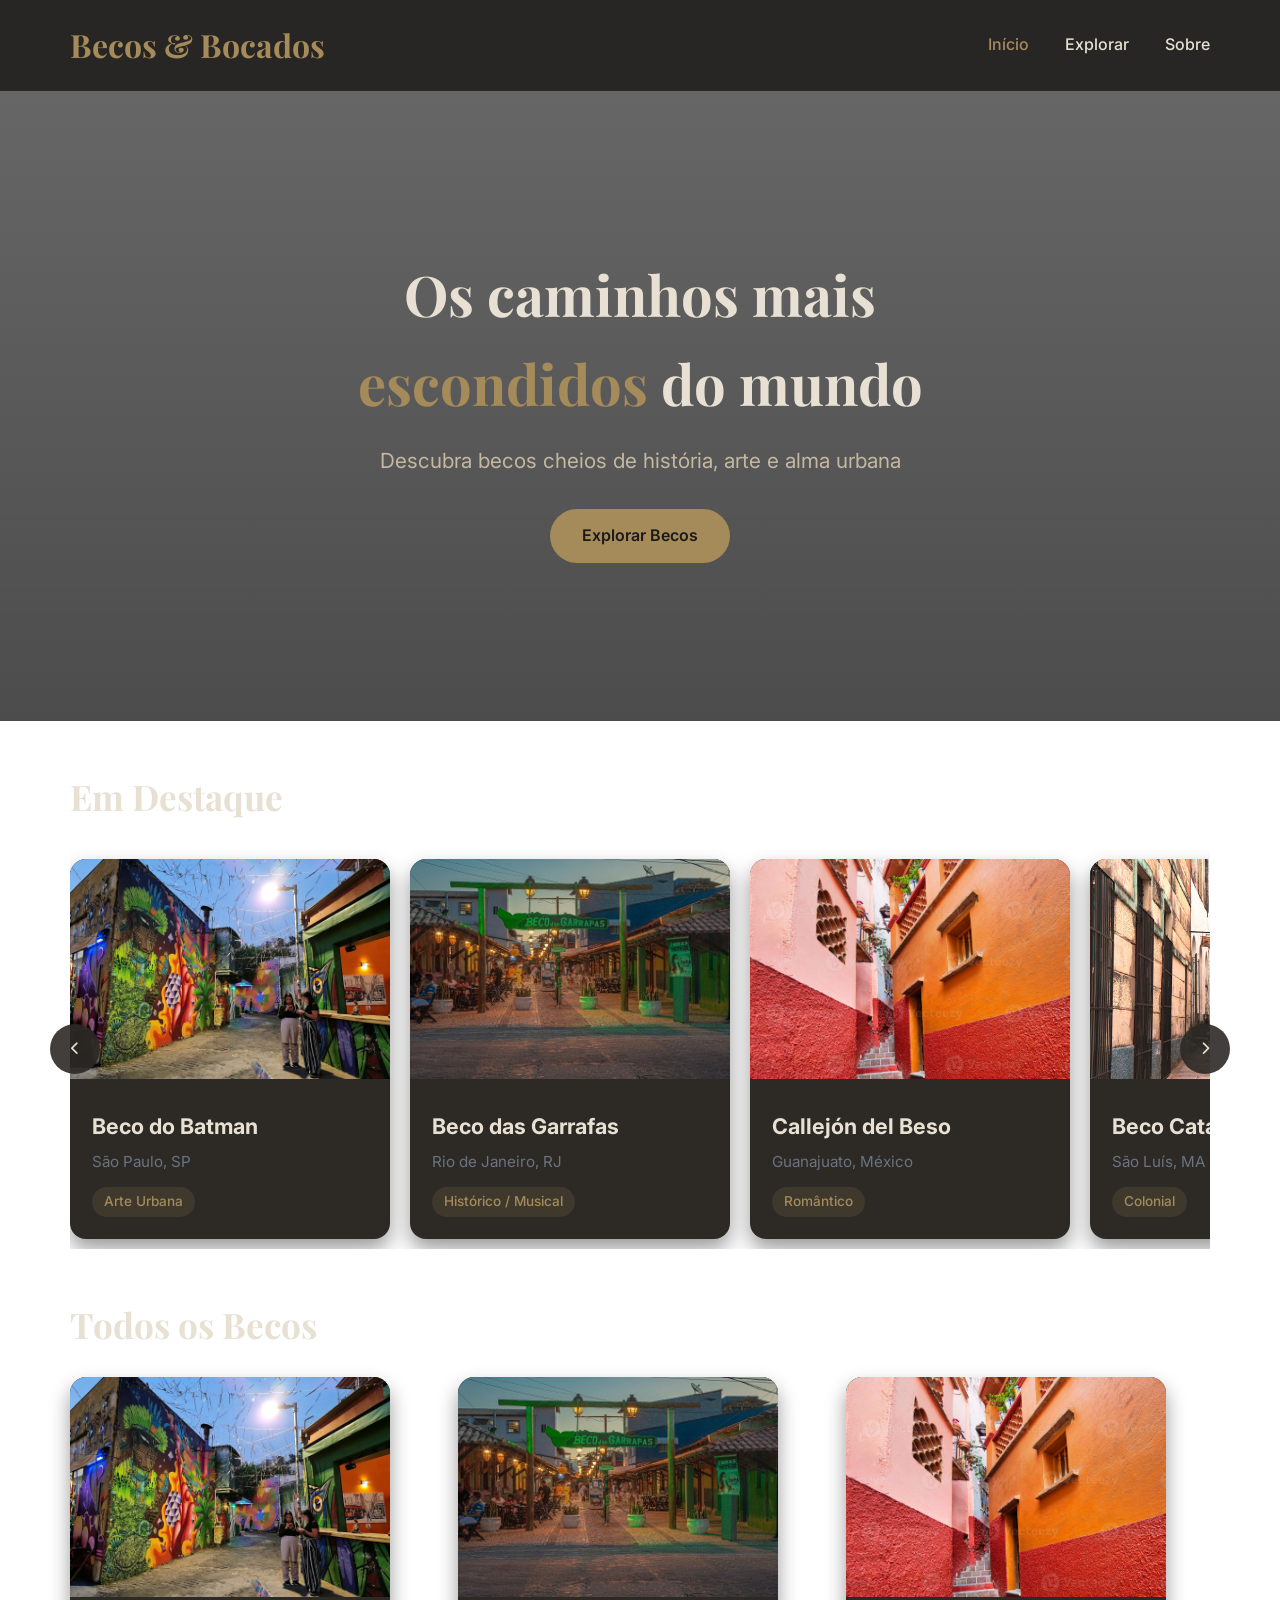
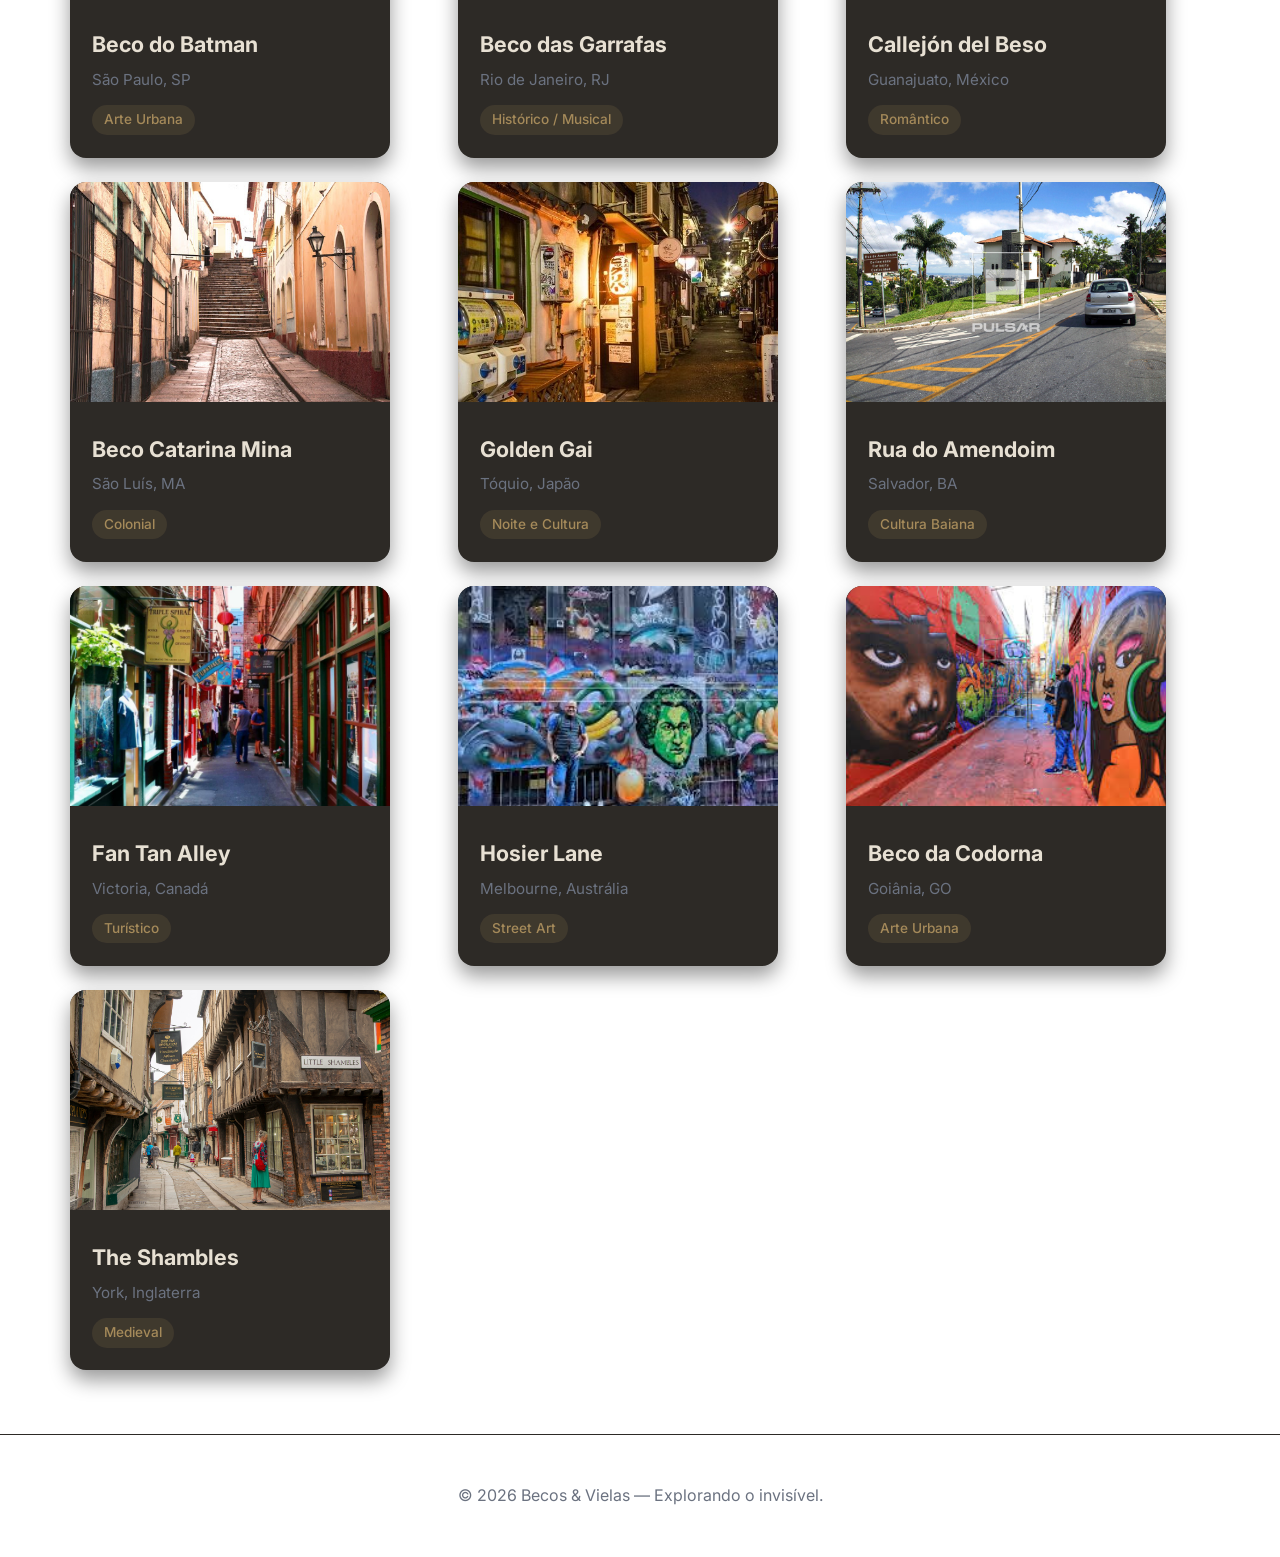
<file: public/index.html>
<!DOCTYPE html>
<html lang="pt-BR">
<head>
    <meta charset="UTF-8">
    <meta name="viewport" content="width=device-width, initial-scale=1.0">
    <link href="https://fonts.googleapis.com/css2?family=Inter:wght@400;500;600&family=Playfair+Display:wght@700&display=swap" rel="stylesheet">
    <link rel="stylesheet" href="https://cdnjs.cloudflare.com/ajax/libs/font-awesome/6.5.0/css/all.min.css">
    <link rel="stylesheet" href="styles.css">

    <title>Becos & Bocados</title>
</head>
<body>
    <header>
        <div class="container">
            <div class="nav">
                <h1>Becos & Bocados</h1>
                <nav>
                    <a href="#" class="active">Início</a>
                    <a href="#">Explorar</a>
                    <a href="#">Sobre</a>
                </nav>
            </div>
        </div>
    </header>

    <!-- Hero -->
    <section class="hero">
        <div class="hero-content">
            <h2>Os caminhos mais <span class="highlight">escondidos</span> do mundo</h2>
            <p>Descubra becos cheios de história, arte e alma urbana</p>
            <a href="#todos" class="btn-primary">Explorar Becos</a>
        </div>
    </section>

    <main class="container">
        
        <!-- Carrossel em Destaque -->
        <section class="featured-section">
            <h2 class="section-title">Em Destaque</h2>
            <div class="carousel" id="featured-carousel">
                <button class="carousel-btn prev" id="prev-btn"><i class="fas fa-chevron-left"></i></button>
                <div class="carousel-track" id="carousel-track">
                    <!-- Preenchido via JavaScript -->
                </div>
                <button class="carousel-btn next" id="next-btn"><i class="fas fa-chevron-right"></i></button>
            </div>
        </section>

        <!-- Todos os Becos -->
        <section class="all-becos" id="todos">
            <h2 class="section-title">Todos os Becos</h2>
            <div class="becos-grid" id="becos-container">
                <!-- Cards gerados via JavaScript -->
            </div>
        </section>
    </main>

    <footer>
        <div class="container">
            <p>&copy; 2026 Becos & Vielas — Explorando o invisível.</p>
        </div>
    </footer>

    <script src="index.js"></script>
</body>
</html>
</file>
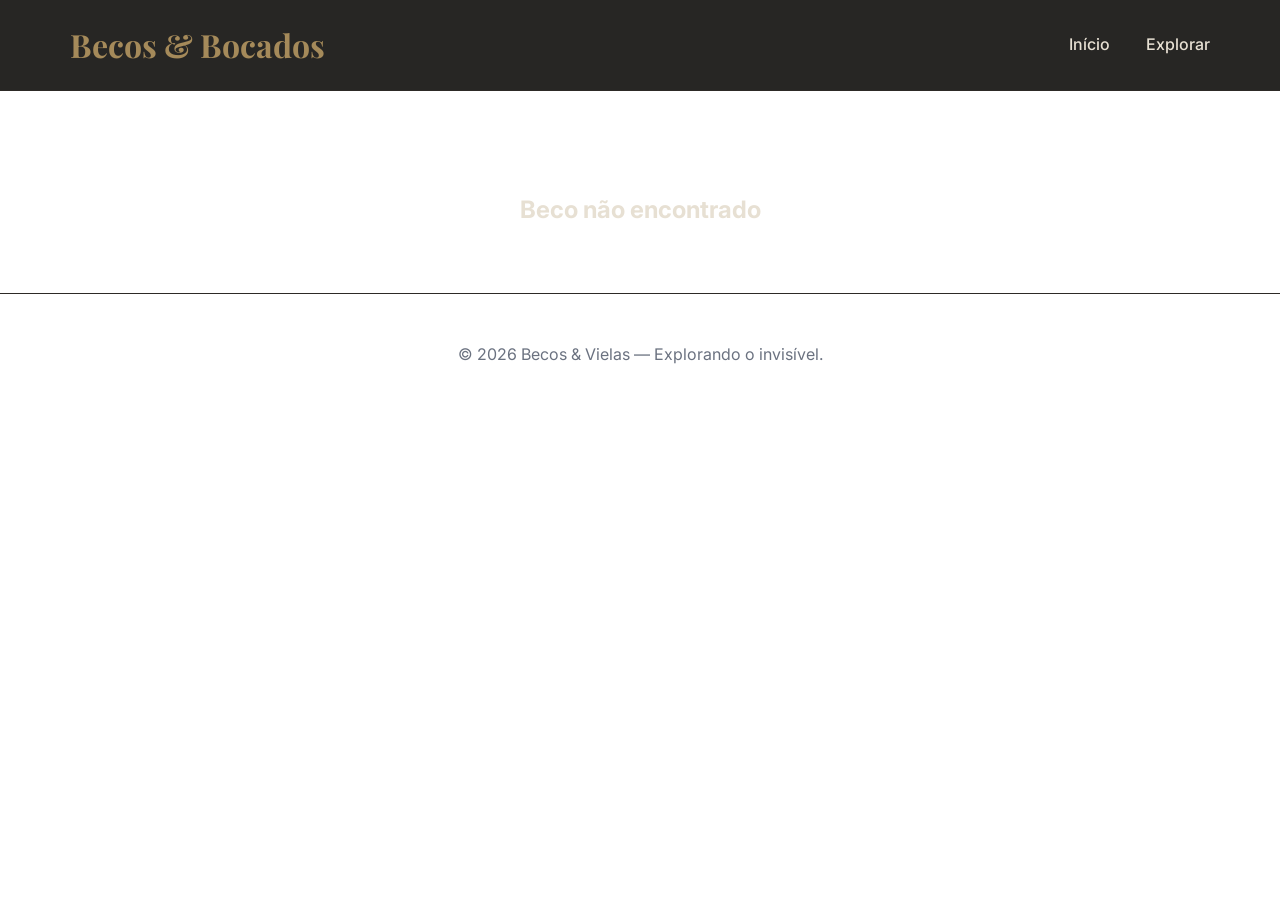
<file: public/detalhes.html>
<!DOCTYPE html>
<html lang="pt-BR">
<head>
    <meta charset="UTF-8">
    <meta name="viewport" content="width=device-width, initial-scale=1.0">
    <link href="https://fonts.googleapis.com/css2?family=Inter:wght@400;500;600&family=Playfair+Display:wght@700&display=swap" rel="stylesheet">
    <link rel="stylesheet" href="https://cdnjs.cloudflare.com/ajax/libs/font-awesome/6.5.0/css/all.min.css">
    <link rel="stylesheet" href="styles.css">

    <title>Becos & Bocados</title>
</head>
<body>
    <header>
        <div class="container">
            <div class="nav">
                <h1><a href="index.html" style="text-decoration: none; color: inherit;">Becos & Bocados</a></h1>
                <nav>
                    <a href="index.html">Início</a>
                    <a href="index.html#todos">Explorar</a>
                </nav>
            </div>
        </div>
    </header>

    <main class="container">
        <a href="index.html" class="back-btn">
            <i class="fas fa-arrow-left"></i> Voltar aos Becos
        </a>

        <div class="detalhes-container">
            <!-- Imagem Principal -->
            <div class="detalhes-imagem">
                <img id="beco-imagem" src="" alt="">
            </div>

            <!-- Informações -->
            <div class="detalhes-info">
                <span id="beco-destaque" class="destaque-tag"></span>
                <h1 id="beco-nome"></h1>
                <p id="beco-cidade" class="cidade-detalhe"></p>
                
                <div class="info-extra">
                    <p><strong>Ano:</strong> <span id="beco-ano"></span></p>
                </div>

                <p id="beco-descricao" class="descricao"></p>
                <div id="galeria"></div>
            </div>
        </div>

        <!-- Sugestões / Outros Becos -->
        <section class="sugestoes">
            <h2 class="section-title">Outros Becos para Explorar</h2>
            <div class="becos-grid" id="sugestoes-container">
                <!-- Preenchido via JavaScript -->
            </div>
        </section>
    </main>

    <footer>
        <div class="container">
            <p>&copy; 2026 Becos & Vielas — Explorando o invisível.</p>
        </div>
    </footer>

    <script src="index.js"></script>
</body>
</html>
</file>
<file: public/styles.css>
*{
    margin:0;
    padding: 0;
    box-sizing: border-box;
}

body{
    font-family: 'Inter', sans-serif;
    border-color: #1c1b19;
    color: #e7e0d3;
    line-height: 1.6;
}

.container{
    max-width: 1200px;
    margin: 0 auto;
    padding: 0 20px;
}
/* hearder */
header {
    background-color: rgba(28, 27, 25, 0.95);
    backdrop-filter: blur(10px);
    position: sticky;
    top: 0;
    z-index: 100;
    border-bottom: 1px solid #2D2A26;
}

.nav {
    display: flex;
    justify-content: space-between;
    align-items: center;
    padding: 1.2rem 0;
}

.nav h1 {
    font-family: 'Playfair Display', serif;
    font-size: 2rem;
    color: #A58A5A;
}

nav a {
    color: #E7E0D3;
    text-decoration: none;
    margin-left: 2rem;
    font-weight: 500;
    transition: color 0.3s;
}

nav a:hover,
nav a.active {
    color: #A58A5A;
}

/* Hero */
.hero {
    height: 70vh;
    min-height: 500px;
    background: linear-gradient(rgba(0,0,0,0.6), rgba(0,0,0,0.7)), 
                url('https://source.unsplash.com/random/1600x900/?alley') center/cover no-repeat;
    display: flex;
    align-items: center;
    text-align: center;
}

.hero-content {
    max-width: 700px;
    margin: 0 auto;
}

.hero h2 {
    font-family: 'Playfair Display', serif;
    font-size: 3.5rem;
    margin-bottom: 1rem;
}

.highlight {
    color: #A58A5A;
}

.hero p {
    font-size: 1.3rem;
    margin-bottom: 2rem;
    color: #C4B8A0;
}

.btn-primary {
    background-color: #A58A5A;
    color: #1C1B19;
    padding: 14px 32px;
    border-radius: 50px;
    text-decoration: none;
    font-weight: 600;
    transition: all 0.3s;
    display: inline-block;
}

.btn-primary:hover {
    background-color: #6D5F4A;
    transform: translateY(-3px);
}

/* Section Titles */
.section-title {
    font-family: 'Playfair Display', serif;
    font-size: 2.2rem;
    margin: 3rem 0 1.5rem;
    color: #E7E0D3;
}

/* Carousel */
.carousel {
    position: relative;
    margin-bottom: 3rem;
}

.carousel-track {
    display: flex;
    gap: 20px;
    overflow-x: auto;
    scroll-behavior: smooth;
    padding: 10px 0;
    scrollbar-width: none;
}

.carousel-track::-webkit-scrollbar {
    display: none;
}

.carousel-btn {
    position: absolute;
    top: 50%;
    transform: translateY(-50%);
    background: rgba(45, 42, 38, 0.9);
    border: none;
    width: 50px;
    height: 50px;
    border-radius: 50%;
    color: #E7E0D3;
    cursor: pointer;
    z-index: 10;
    transition: all 0.3s;
}

.carousel-btn:hover {
    background: #A58A5A;
    color: #1C1B19;
}

.prev { left: -20px; }
.next { right: -20px; }

/* Cards */
.card {
    background-color: #2D2A26;
    border-radius: 16px;
    overflow: hidden;
    width: 320px;
    flex-shrink: 0;
    transition: all 0.4s ease;
    box-shadow: 0 10px 20px rgba(0, 0, 0, 0.4);
}

.card:hover {
    transform: translateY(-12px);
    box-shadow: 0 20px 30px rgba(165, 138, 90, 0.15);
}

.card img {
    width: 100%;
    height: 220px;
    object-fit: cover;
    transition: transform 0.5s;
}

.card:hover img {
    transform: scale(1.08);
}

.card-content {
    padding: 1.4rem;
}

.card-content h3 {
    font-size: 1.35rem;
    margin-bottom: 0.4rem;
    color: #E7E0D3;
}

.cidade {
    color: #6B7280;
    font-size: 0.95rem;
    margin-bottom: 0.8rem;
}

.destaque {
    display: inline-block;
    background-color: rgba(165, 138, 90, 0.15);
    color: #A58A5A;
    padding: 4px 12px;
    border-radius: 20px;
    font-size: 0.85rem;
    font-weight: 500;
}

#galeria {
    display: grid;
    grid-template-columns: repeat(auto-fit, minmax(250px, 1fr));
    gap: 15px;
    margin-top: 30px;
}

#galeria img {
    width: 100%;
    height: 220px;
    object-fit: cover;
    border-radius: 12px;
    transition: transform .3s;
    cursor: pointer;
}

#galeria img:hover {
    transform: scale(1.03);
}

/* Grid de Todos os Becos */
.becos-grid {
    display: grid;
    grid-template-columns: repeat(auto-fill, minmax(320px, 1fr));
    gap: 24px;
}

/* Footer */
footer {
    text-align: center;
    padding: 3rem 0;
    color: #6B7280;
    border-top: 1px solid #2D2A26;
    margin-top: 4rem;
}

/* Responsividade  */
@media (max-width: 1024px) {
    .detalhes-container {
        grid-template-columns: 1fr;
        gap: 30px;
    }
    
    .imagem-principal img {
        height: 380px;
    }
}

@media (max-width: 768px) {
    .nav {
        flex-direction: column;
        gap: 1rem;
        padding: 1rem 0;
    }
    
    .nav nav a {
        margin: 0 1rem;
    }

    .hero {
        height: 60vh;
        min-height: 400px;
    }
    
    .hero h2 {
        font-size: 2.6rem;
    }

    .carousel-btn {
        display: none;
    }

    .card {
        width: 100%;
        max-width: 340px;
        margin: 0 auto;
    }

    .becos-grid {
        grid-template-columns: repeat(auto-fill, minmax(280px, 1fr));
        justify-items: center;
    }

    .imagem-principal img {
        height: 320px;
    }

    .galeria {
        grid-template-columns: repeat(auto-fit, minmax(180px, 1fr));
    }

    .galeria img {
        height: 160px;
    }
}

@media (max-width: 480px) {
    .hero h2 {
        font-size: 2.2rem;
    }
    
    .hero p {
        font-size: 1.1rem;
    }

    .section-title {
        font-size: 1.9rem;
    }

    .card {
        width: 100%;
    }

    .galeria {
        grid-template-columns: 1fr 1fr;
    }

    .galeria img {
        height: 140px;
    }
}

/* Ajustes gerais */
.container {
    padding: 0 15px;
}

@media (min-width: 1200px) {
    .container {
        padding: 0 30px;
    }
}
</file>
